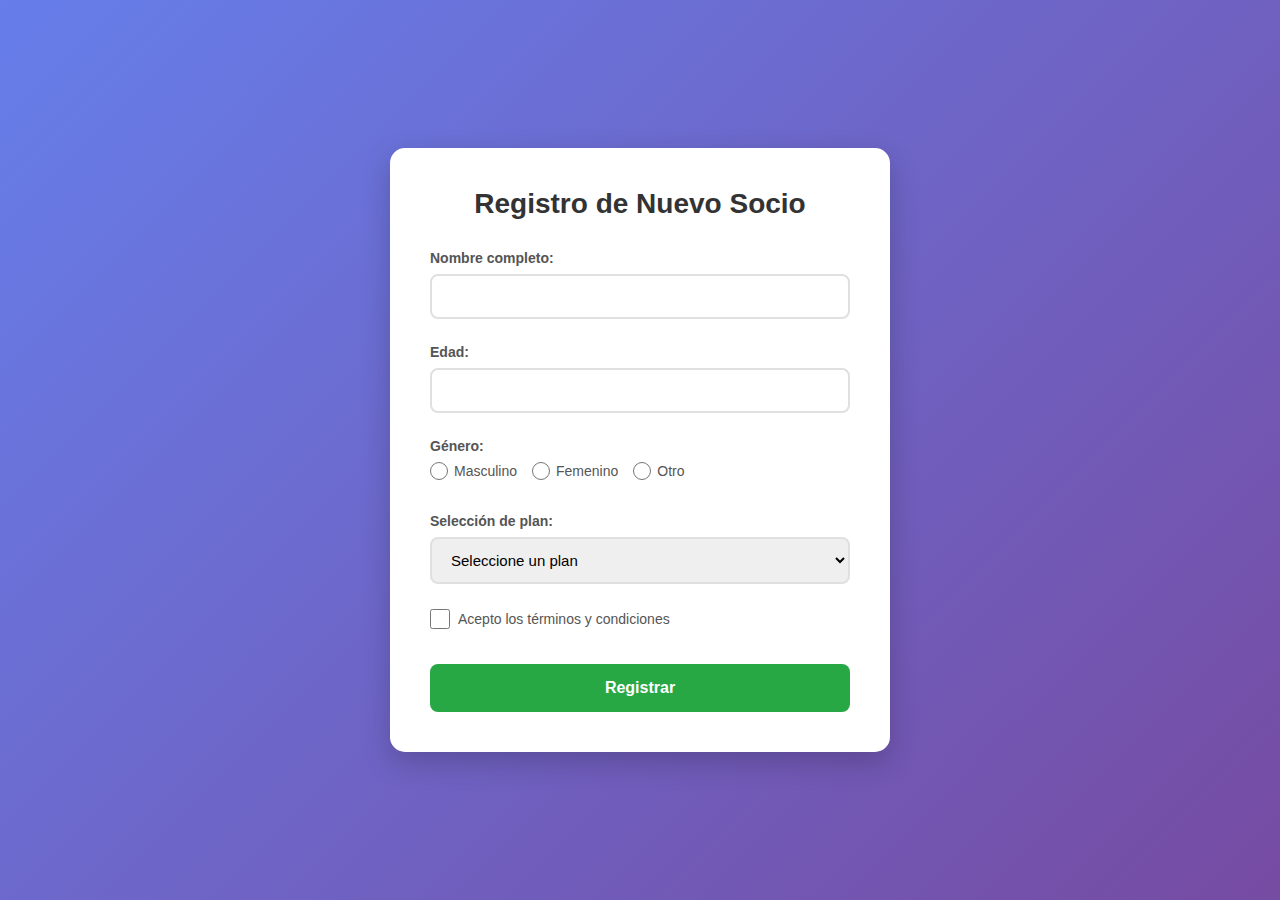
<file: 1FormGym/index.html>
<!DOCTYPE html>
<html lang="es">
<head>
    <meta charset="UTF-8">
    <meta name="viewport" content="width=device-width, initial-scale=1.0">
    <title>Registro Gimnasio</title>
    <link rel="stylesheet" href="styles.css">
</head>
<body>
    <div class="container">
        <form id="registrationForm" class="registration-form">
            <h2>Registro de Nuevo Socio</h2>

            <div class="form-group">
                <label for="fullName">Nombre completo:</label>
                <input type="text" id="fullName" name="fullName" required>
            </div>

            <div class="form-group">
                <label for="age">Edad:</label>
                <input type="number" id="age" name="age" min="16" required>
                <span class="error-message" id="ageError"></span>
            </div>

            <div class="form-group">
                <label>Género:</label>
                <div class="radio-group">
                    <label class="radio-label">
                        <input type="radio" name="gender" value="masculino" required>
                        Masculino
                    </label>
                    <label class="radio-label">
                        <input type="radio" name="gender" value="femenino">
                        Femenino
                    </label>
                    <label class="radio-label">
                        <input type="radio" name="gender" value="otro">
                        Otro
                    </label>
                </div>
            </div>

            <div class="form-group">
                <label for="plan">Selección de plan:</label>
                <select id="plan" name="plan" required>
                    <option value="">Seleccione un plan</option>
                    <option value="mensual">Mensual</option>
                    <option value="trimestral">Trimestral</option>
                    <option value="anual">Anual</option>
                </select>
            </div>

            <div class="form-group checkbox-group">
                <label class="checkbox-label">
                    <input type="checkbox" id="terms" name="terms" required>
                    Acepto los términos y condiciones
                </label>
            </div>

            <button type="submit" class="submit-button">Registrar</button>
        </form>

        <div id="successMessage" class="success-message hidden">
            ¡Registro exitoso! Bienvenido al gimnasio.
        </div>
    </div>

    <script src="script.js"></script>
</body>
</html>
</file>
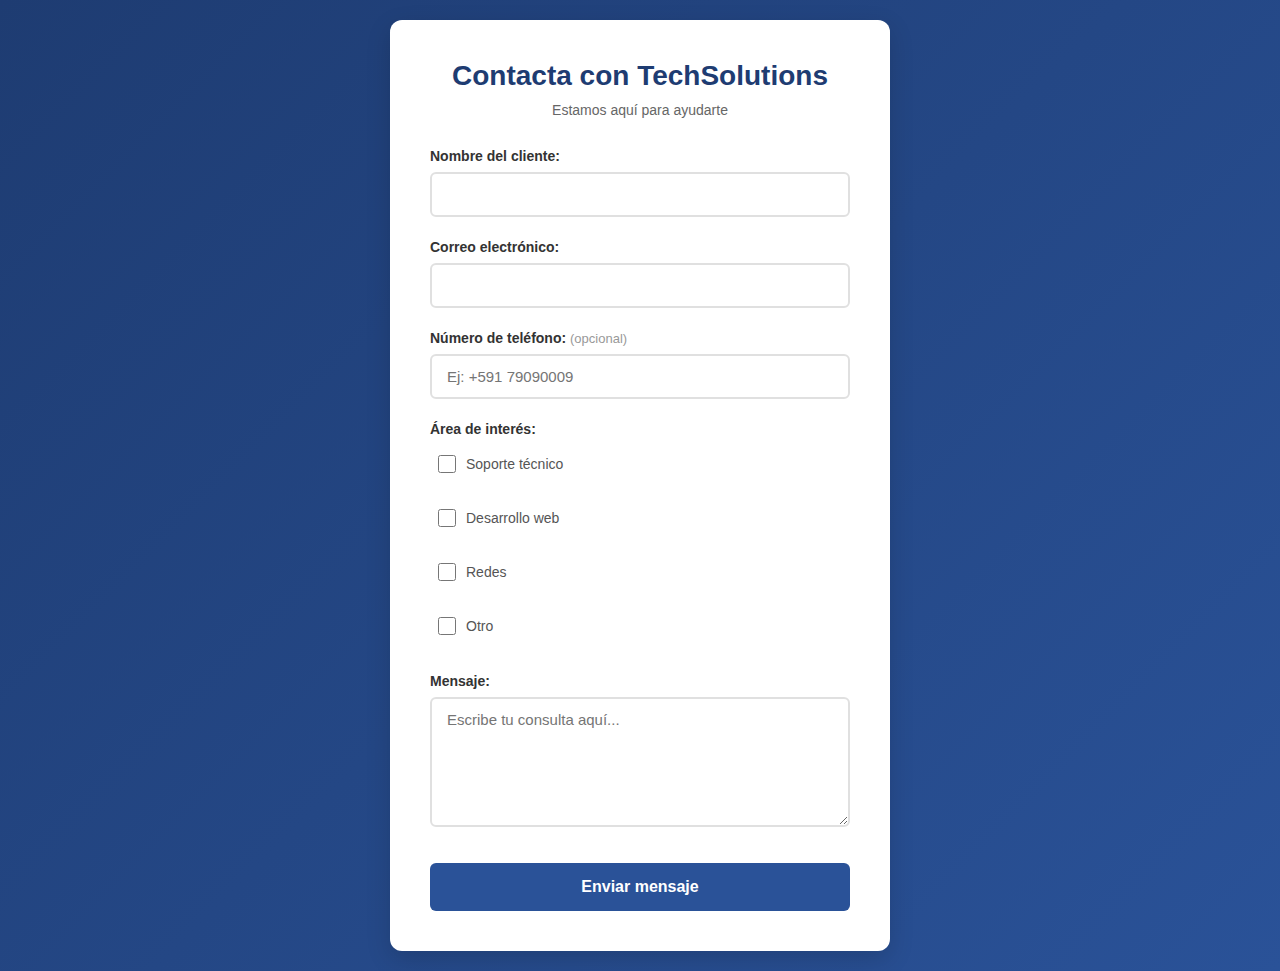
<file: 2EmpTecn/index.html>
<!DOCTYPE html>
<html lang="es">
<head>
    <meta charset="UTF-8">
    <meta name="viewport" content="width=device-width, initial-scale=1.0">
    <title>TechSolutions - Formulario de Contacto</title>
    <link rel="stylesheet" href="styles.css">
</head>
<body>
    <div class="container">
        <form id="contactForm" class="contact-form">
            <h2>Contacta con TechSolutions</h2>
            <p class="subtitle">Estamos aquí para ayudarte</p>

            <div class="form-group">
                <label for="clientName">Nombre del cliente:</label>
                <input type="text" id="clientName" name="clientName" required>
            </div>

            <div class="form-group">
                <label for="email">Correo electrónico:</label>
                <input type="email" id="email" name="email" required>
                <span class="error-message" id="emailError"></span>
            </div>

            <div class="form-group">
                <label for="phone">Número de teléfono: <span class="optional">(opcional)</span></label>
                <input type="tel" id="phone" name="phone" placeholder="Ej: +591 79090009">
            </div>

            <div class="form-group">
                <label>Área de interés:</label>
                <div class="checkbox-group">
                    <label class="checkbox-label">
                        <input type="checkbox" name="interest" value="soporte-tecnico">
                        Soporte técnico
                    </label>
                    <label class="checkbox-label">
                        <input type="checkbox" name="interest" value="desarrollo-web">
                        Desarrollo web
                    </label>
                    <label class="checkbox-label">
                        <input type="checkbox" name="interest" value="redes">
                        Redes
                    </label>
                    <label class="checkbox-label">
                        <input type="checkbox" name="interest" value="otro">
                        Otro
                    </label>
                </div>
                <span class="error-message" id="interestError"></span>
            </div>

            <div class="form-group">
                <label for="message">Mensaje:</label>
                <textarea id="message" name="message" rows="6" required placeholder="Escribe tu consulta aquí..."></textarea>
            </div>

            <button type="submit" class="submit-button">Enviar mensaje</button>
        </form>

        <div id="successMessage" class="success-message hidden">
            <h3>¡Mensaje enviado con éxito!</h3>
            <p>Nos pondremos en contacto contigo pronto.</p>
        </div>
    </div>

    <script src="script.js"></script>
</body>
</html>
</file>
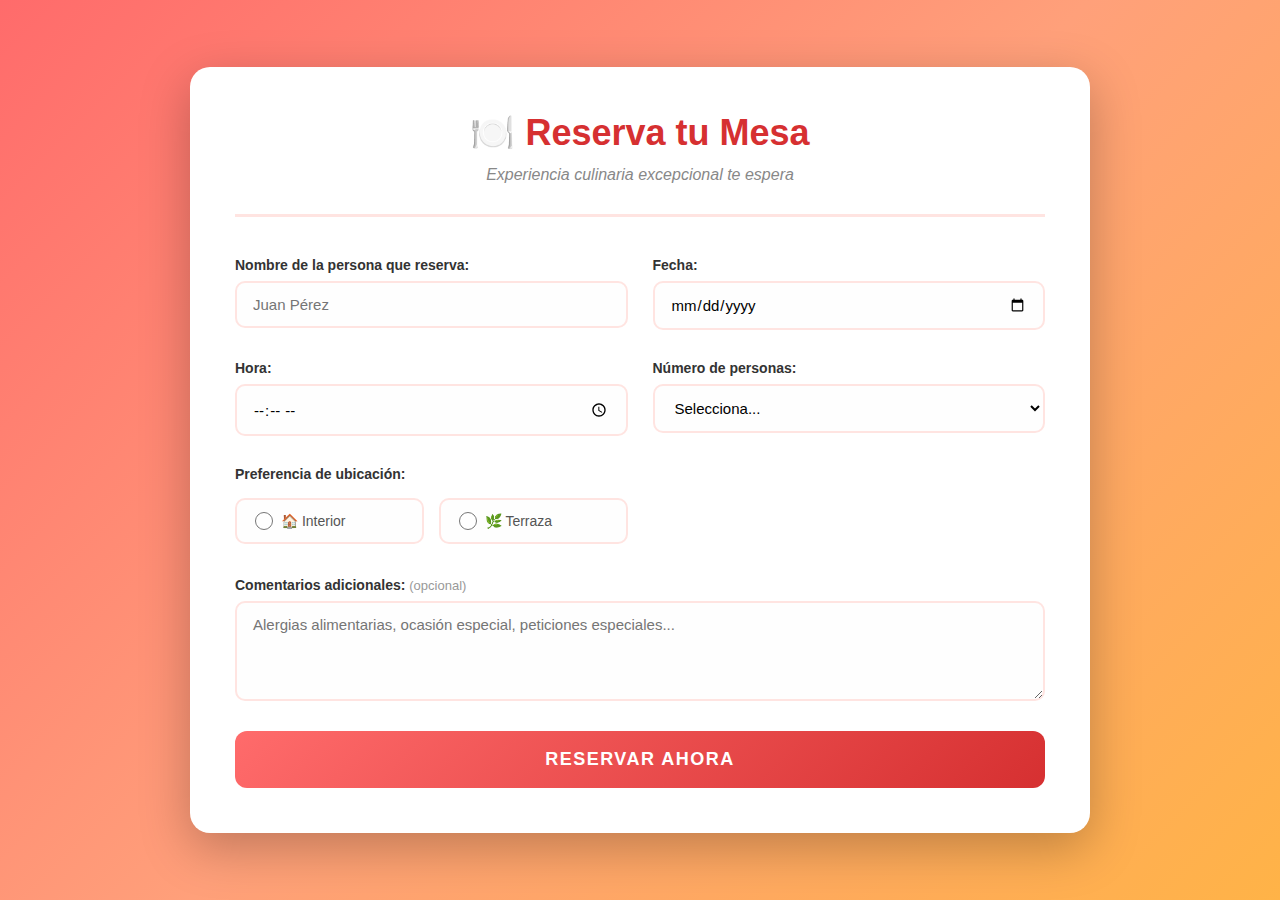
<file: 3ResRest/index.html>
<!DOCTYPE html>
<html lang="es">
<head>
    <meta charset="UTF-8">
    <meta name="viewport" content="width=device-width, initial-scale=1.0">
    <title>Reserva tu Mesa - Restaurante</title>
    <link rel="stylesheet" href="styles.css">
</head>
<body>
    <div class="container">
        <form id="reservationForm" class="reservation-form">
            <div class="form-header">
                <h2>🍽️ Reserva tu Mesa</h2>
                <p class="subtitle">Experiencia culinaria excepcional te espera</p>
            </div>

            <div class="form-grid">
                <div class="form-group">
                    <label for="customerName">Nombre de la persona que reserva:</label>
                    <input type="text" id="customerName" name="customerName" placeholder="Juan Pérez" required>
                </div>

                <div class="form-group">
                    <label for="date">Fecha:</label>
                    <input type="date" id="date" name="date" required>
                    <span class="error-message" id="dateError"></span>
                </div>

                <div class="form-group">
                    <label for="time">Hora:</label>
                    <input type="time" id="time" name="time" required>
                    <span class="error-message" id="timeError"></span>
                </div>

                <div class="form-group">
                    <label for="numberOfPeople">Número de personas:</label>
                    <select id="numberOfPeople" name="numberOfPeople" required>
                        <option value="">Selecciona...</option>
                        <option value="1">1 persona</option>
                        <option value="2">2 personas</option>
                        <option value="3">3 personas</option>
                        <option value="4">4 personas</option>
                        <option value="5">5 personas</option>
                        <option value="6">6 personas</option>
                        <option value="7">7 personas</option>
                        <option value="8">8 personas</option>
                        <option value="9">9 personas</option>
                        <option value="10">10 personas</option>
                    </select>
                </div>

                <div class="form-group">
                    <label>Preferencia de ubicación:</label>
                    <div class="radio-group">
                        <label class="radio-label">
                            <input type="radio" name="location" value="interior" required>
                            <span class="radio-text">🏠 Interior</span>
                        </label>
                        <label class="radio-label">
                            <input type="radio" name="location" value="terraza">
                            <span class="radio-text">🌿 Terraza</span>
                        </label>
                    </div>
                </div>

                <div class="form-group full-width">
                    <label for="comments">Comentarios adicionales: <span class="optional">(opcional)</span></label>
                    <textarea id="comments" name="comments" rows="4" placeholder="Alergias alimentarias, ocasión especial, peticiones especiales..."></textarea>
                </div>
            </div>

            <button type="submit" class="submit-button">Reservar ahora</button>
        </form>

        <div id="successMessage" class="success-message hidden">
            <div class="success-icon">✓</div>
            <h3>¡Reserva Confirmada!</h3>
            <div id="reservationDetails" class="reservation-details"></div>
            <p class="success-note">Nos vemos pronto. ¡Buen provecho!</p>
        </div>
    </div>

    <script src="script.js"></script>
</body>
</html>
</file>
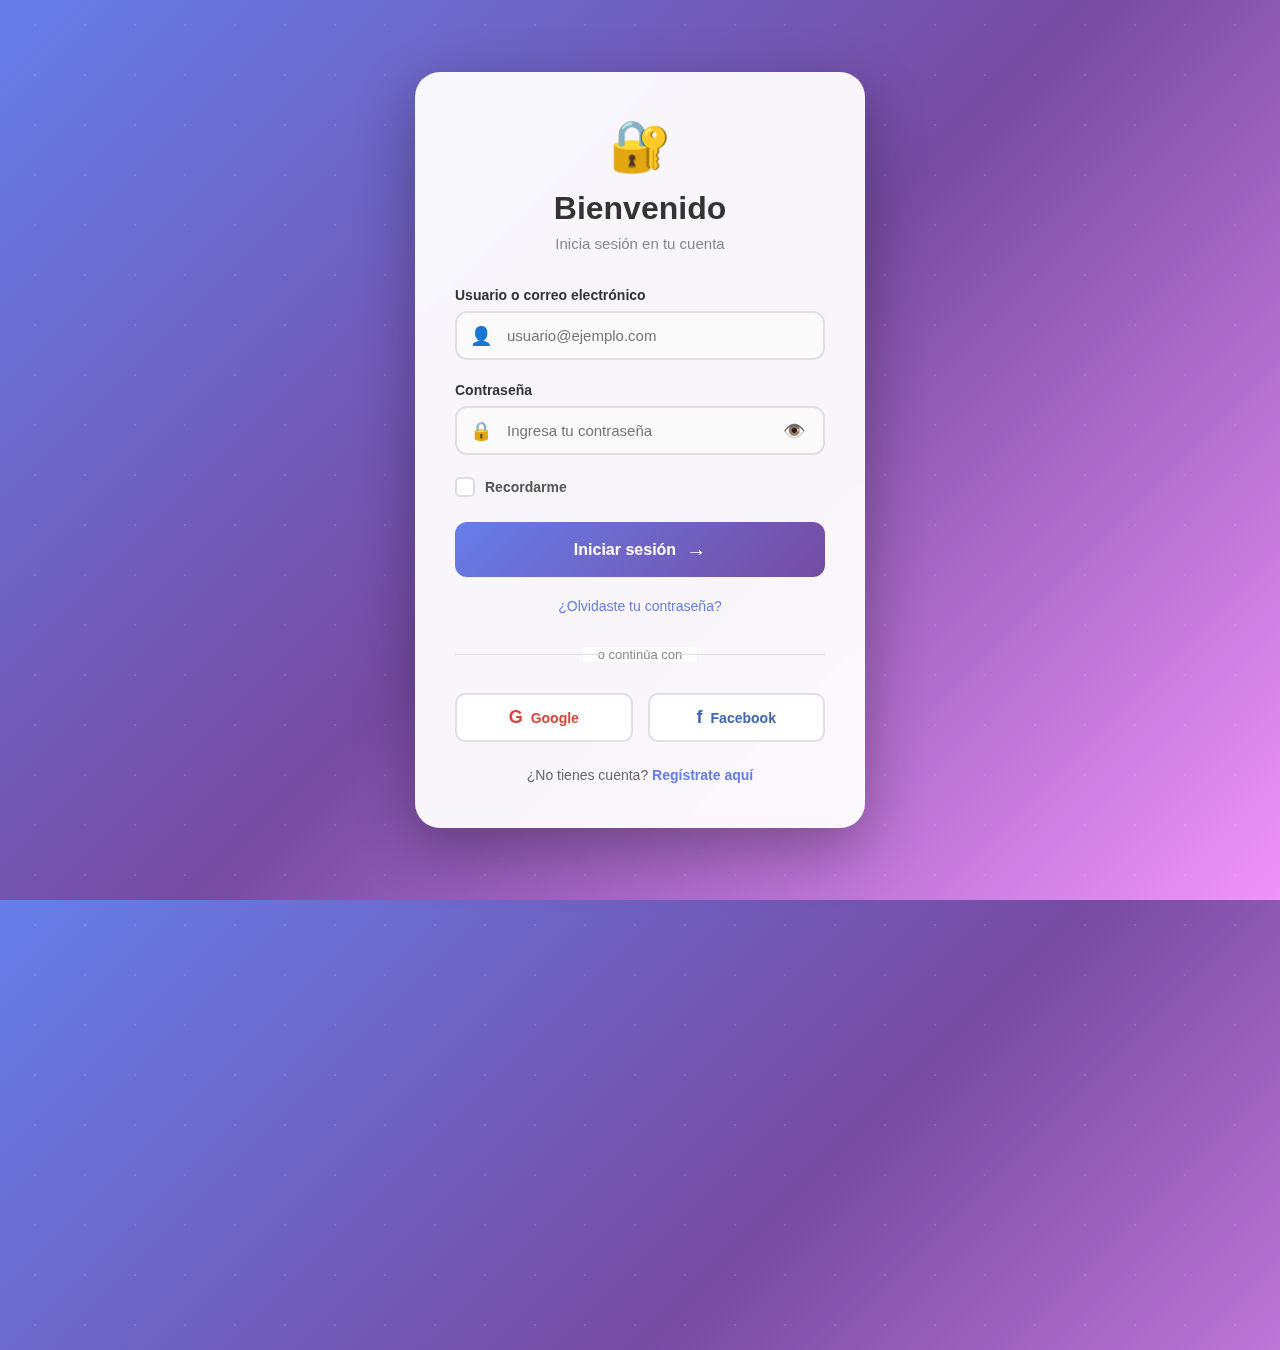
<file: 4LogMod/index.html>
<!DOCTYPE html>
<html lang="es">
<head>
    <meta charset="UTF-8">
    <meta name="viewport" content="width=device-width, initial-scale=1.0">
    <title>Inicio de Sesión</title>
    <link rel="stylesheet" href="styles.css">
</head>
<body>
    <div class="login-container">
        <div class="login-box">
            <div class="login-header">
                <div class="logo">🔐</div>
                <h2>Bienvenido</h2>
                <p class="subtitle">Inicia sesión en tu cuenta</p>
            </div>

            <form id="loginForm" class="login-form">
                <div class="form-group">
                    <label for="email">Usuario o correo electrónico</label>
                    <div class="input-wrapper">
                        <span class="input-icon">👤</span>
                        <input 
                            type="text" 
                            id="email" 
                            name="email" 
                            placeholder="usuario@ejemplo.com"
                            required
                        >
                    </div>
                    <span class="error-message" id="emailError"></span>
                </div>

                <div class="form-group">
                    <label for="password">Contraseña</label>
                    <div class="input-wrapper">
                        <span class="input-icon">🔒</span>
                        <input 
                            type="password" 
                            id="password" 
                            name="password" 
                            placeholder="Ingresa tu contraseña"
                            required
                        >
                        <button type="button" class="toggle-password" id="togglePassword">
                            <span id="eyeIcon">👁️</span>
                        </button>
                    </div>
                    <span class="error-message" id="passwordError"></span>
                </div>

                <div class="form-options">
                    <label class="checkbox-label">
                        <input type="checkbox" id="rememberMe" name="rememberMe">
                        <span class="checkbox-custom"></span>
                        <span class="checkbox-text">Recordarme</span>
                    </label>
                </div>

                <button type="submit" class="submit-button">
                    <span>Iniciar sesión</span>
                    <span class="button-icon">→</span>
                </button>

                <div class="forgot-password">
                    <a href="#" id="forgotPasswordLink">¿Olvidaste tu contraseña?</a>
                </div>
            </form>

            <div class="divider">
                <span>o continúa con</span>
            </div>

            <div class="social-login">
                <button class="social-button google">
                    <span class="social-icon">G</span>
                    Google
                </button>
                <button class="social-button facebook">
                    <span class="social-icon">f</span>
                    Facebook
                </button>
            </div>

            <div class="signup-link">
                ¿No tienes cuenta? <a href="#">Regístrate aquí</a>
            </div>
        </div>

        <div id="successMessage" class="success-message hidden">
            <div class="success-content">
                <div class="success-icon">✓</div>
                <h3>¡Inicio de sesión exitoso!</h3>
                <p>Redirigiendo al panel de control...</p>
            </div>
        </div>
    </div>

    <script src="script.js"></script>
</body>
</html>
</file>
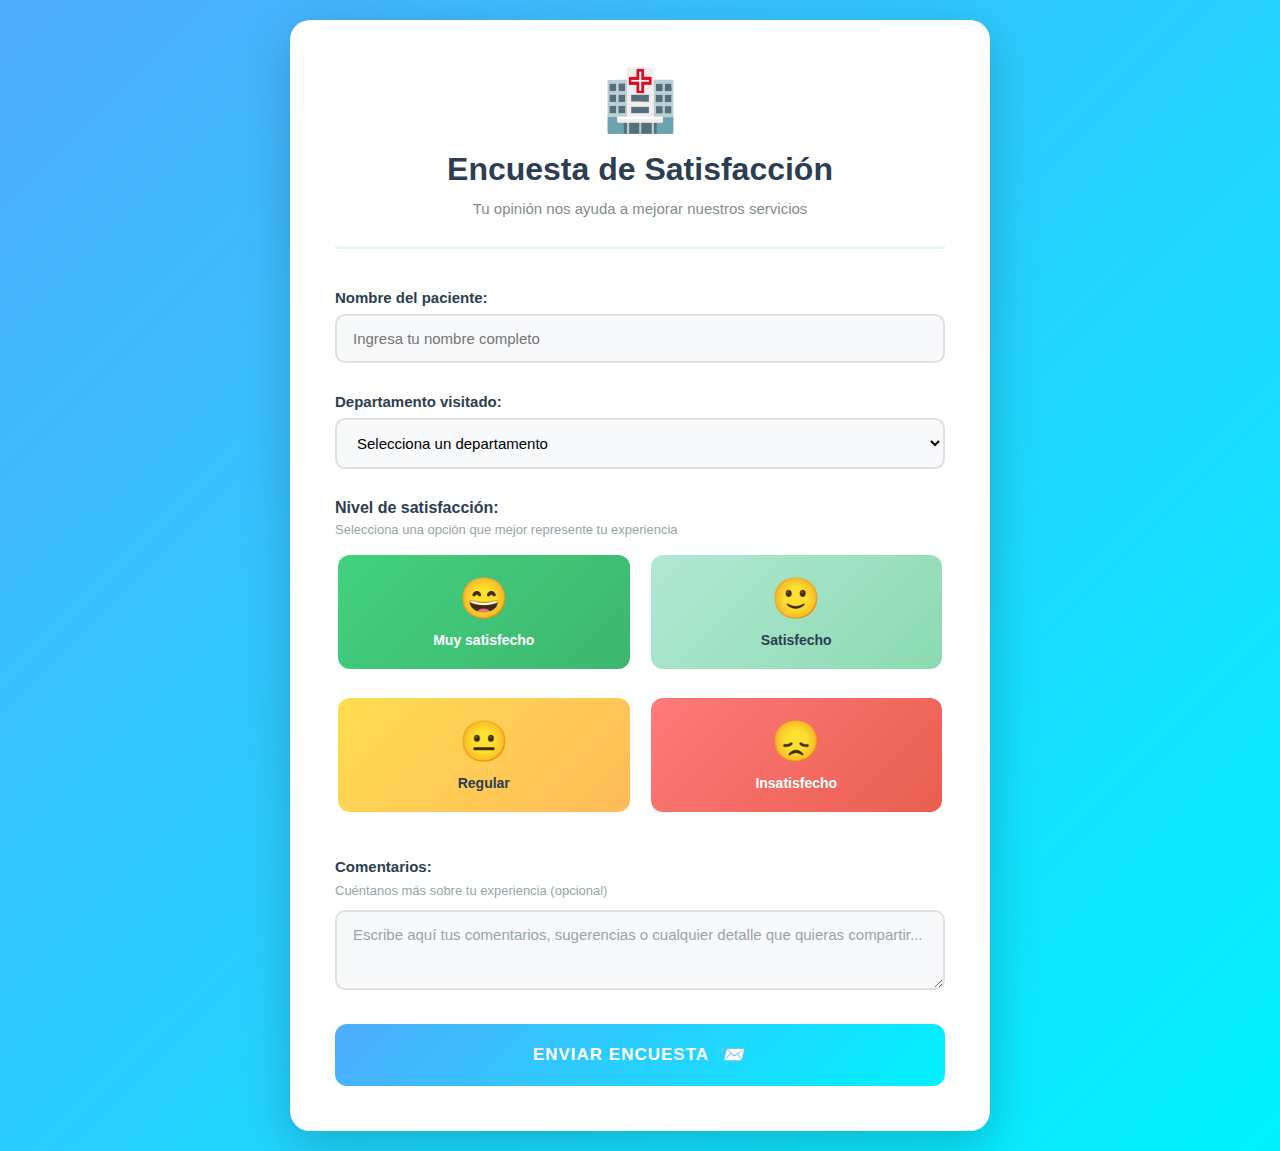
<file: 5EncSats/index.html>
<!DOCTYPE html>
<html lang="es">
<head>
    <meta charset="UTF-8">
    <meta name="viewport" content="width=device-width, initial-scale=1.0">
    <title>Encuesta de Satisfacción - Hospital</title>
    <link rel="stylesheet" href="styles.css">
</head>
<body>
    <div class="container">
        <form id="surveyForm" class="survey-form">
            <div class="form-header">
                <div class="hospital-icon">🏥</div>
                <h2>Encuesta de Satisfacción</h2>
                <p class="subtitle">Tu opinión nos ayuda a mejorar nuestros servicios</p>
            </div>

            <div class="form-group">
                <label for="patientName">Nombre del paciente:</label>
                <input 
                    type="text" 
                    id="patientName" 
                    name="patientName" 
                    placeholder="Ingresa tu nombre completo"
                    required
                >
            </div>

            <div class="form-group">
                <label for="department">Departamento visitado:</label>
                <select id="department" name="department" required>
                    <option value="">Selecciona un departamento</option>
                    <option value="pediatria">👶 Pediatría</option>
                    <option value="cirugia">🔬 Cirugía</option>
                    <option value="traumatologia">🦴 Traumatología</option>
                    <option value="cardiologia">❤️ Cardiología</option>
                </select>
            </div>

            <div class="form-group satisfaction-group">
                <label class="main-label">Nivel de satisfacción:</label>
                <p class="helper-text">Selecciona una opción que mejor represente tu experiencia</p>
                
                <div class="satisfaction-options">
                    <input 
                        type="radio" 
                        id="verySatisfied" 
                        name="satisfaction" 
                        value="muy-satisfecho" 
                        required
                    >
                    <label for="verySatisfied" class="satisfaction-button very-satisfied">
                        <span class="emoji">😄</span>
                        <span class="text">Muy satisfecho</span>
                    </label>

                    <input 
                        type="radio" 
                        id="satisfied" 
                        name="satisfaction" 
                        value="satisfecho"
                    >
                    <label for="satisfied" class="satisfaction-button satisfied">
                        <span class="emoji">🙂</span>
                        <span class="text">Satisfecho</span>
                    </label>

                    <input 
                        type="radio" 
                        id="regular" 
                        name="satisfaction" 
                        value="regular"
                    >
                    <label for="regular" class="satisfaction-button regular">
                        <span class="emoji">😐</span>
                        <span class="text">Regular</span>
                    </label>

                    <input 
                        type="radio" 
                        id="unsatisfied" 
                        name="satisfaction" 
                        value="insatisfecho"
                    >
                    <label for="unsatisfied" class="satisfaction-button unsatisfied">
                        <span class="emoji">😞</span>
                        <span class="text">Insatisfecho</span>
                    </label>
                </div>
                <span class="error-message" id="satisfactionError"></span>
            </div>

            <div class="form-group">
                <label for="comments">Comentarios:</label>
                <p class="helper-text">Cuéntanos más sobre tu experiencia (opcional)</p>
                <textarea 
                    id="comments" 
                    name="comments" 
                    placeholder="Escribe aquí tus comentarios, sugerencias o cualquier detalle que quieras compartir..."
                ></textarea>
            </div>

            <button type="submit" class="submit-button">
                <span>Enviar encuesta</span>
                <span class="button-icon">📨</span>
            </button>
        </form>

        <div id="successMessage" class="success-message hidden">
            <div class="success-content">
                <div class="success-icon">✓</div>
                <h3>¡Gracias por tu opinión!</h3>
                <div id="surveyResults" class="survey-results"></div>
                <p class="success-note">Tu feedback es muy valioso para nosotros</p>
            </div>
        </div>
    </div>

    <script src="script.js"></script>
</body>
</html>
</file>
<file: 1FormGym/styles.css>
* {
    margin: 0;
    padding: 0;
    box-sizing: border-box;
}

body {
    font-family: 'Segoe UI', Tahoma, Geneva, Verdana, sans-serif;
    background: linear-gradient(135deg, #667eea 0%, #764ba2 100%);
    min-height: 100vh;
    display: flex;
    justify-content: center;
    align-items: center;
    padding: 20px;
}

.container {
    width: 100%;
    max-width: 500px;
}

.registration-form {
    background: white;
    padding: 40px;
    border-radius: 15px;
    box-shadow: 0 10px 30px rgba(0, 0, 0, 0.2);
}

h2 {
    text-align: center;
    color: #333;
    margin-bottom: 30px;
    font-size: 28px;
}

.form-group {
    margin-bottom: 25px;
}

label {
    display: block;
    margin-bottom: 8px;
    color: #555;
    font-weight: 600;
    font-size: 14px;
}

input[type="text"],
input[type="number"],
select {
    width: 100%;
    padding: 12px 15px;
    border: 2px solid #e0e0e0;
    border-radius: 8px;
    font-size: 15px;
    transition: all 0.3s ease;
}

input[type="text"]:focus,
input[type="number"]:focus,
select:focus {
    outline: none;
    border-color: #667eea;
    box-shadow: 0 0 0 3px rgba(102, 126, 234, 0.1);
}

.radio-group {
    display: flex;
    gap: 15px;
    flex-wrap: wrap;
}

.radio-label {
    display: flex;
    align-items: center;
    cursor: pointer;
    font-weight: normal;
}

input[type="radio"] {
    margin-right: 6px;
    cursor: pointer;
    width: 18px;
    height: 18px;
}

.checkbox-group {
    margin-top: 20px;
}

.checkbox-label {
    display: flex;
    align-items: center;
    cursor: pointer;
    font-weight: normal;
}

input[type="checkbox"] {
    margin-right: 8px;
    cursor: pointer;
    width: 20px;
    height: 20px;
}

.submit-button {
    width: 100%;
    padding: 15px;
    background: #28a745;
    color: white;
    border: none;
    border-radius: 8px;
    font-size: 16px;
    font-weight: bold;
    cursor: pointer;
    transition: all 0.3s ease;
    margin-top: 10px;
}

.submit-button:hover {
    background: #218838;
    transform: translateY(-2px);
    box-shadow: 0 5px 15px rgba(40, 167, 69, 0.3);
}

.submit-button:active {
    transform: translateY(0);
}

.error-message {
    color: #dc3545;
    font-size: 13px;
    display: block;
    margin-top: 5px;
}

.success-message {
    background: #28a745;
    color: white;
    padding: 20px;
    border-radius: 15px;
    text-align: center;
    font-size: 18px;
    font-weight: bold;
    box-shadow: 0 10px 30px rgba(0, 0, 0, 0.2);
    animation: slideIn 0.5s ease;
}

.hidden {
    display: none;
}

@keyframes slideIn {
    from {
        opacity: 0;
        transform: translateY(-20px);
    }
    to {
        opacity: 1;
        transform: translateY(0);
    }
}

/* Estilos responsivos */
@media (max-width: 600px) {
    .registration-form {
        padding: 30px 20px;
    }
    
    h2 {
        font-size: 24px;
    }
    
    .radio-group {
        flex-direction: column;
        gap: 10px;
    }
}
</file>
<file: 2EmpTecn/styles.css>
* {
    margin: 0;
    padding: 0;
    box-sizing: border-box;
}

body {
    font-family: 'Segoe UI', Tahoma, Geneva, Verdana, sans-serif;
    background: linear-gradient(135deg, #1e3c72 0%, #2a5298 100%);
    min-height: 100vh;
    display: flex;
    justify-content: center;
    align-items: center;
    padding: 20px;
}

.container {
    width: 100%;
    max-width: 500px;
}

.contact-form {
    background: white;
    padding: 40px;
    border-radius: 12px;
    box-shadow: 0 8px 25px rgba(0, 0, 0, 0.15);
}

h2 {
    text-align: center;
    color: #1e3c72;
    margin-bottom: 10px;
    font-size: 28px;
}

.subtitle {
    text-align: center;
    color: #666;
    margin-bottom: 30px;
    font-size: 14px;
}

.form-group {
    margin-bottom: 22px;
}

label {
    display: block;
    margin-bottom: 8px;
    color: #333;
    font-weight: 600;
    font-size: 14px;
}

.optional {
    font-weight: normal;
    color: #999;
    font-size: 13px;
}

input[type="text"],
input[type="email"],
input[type="tel"],
textarea {
    width: 100%;
    max-width: 500px;
    padding: 12px 15px;
    border: 2px solid #e0e0e0;
    border-radius: 6px;
    font-size: 15px;
    font-family: 'Segoe UI', Tahoma, Geneva, Verdana, sans-serif;
    transition: all 0.3s ease;
}

input[type="text"]:focus,
input[type="email"]:focus,
input[type="tel"]:focus,
textarea:focus {
    outline: none;
    border-color: #2a5298;
    box-shadow: 0 0 0 3px rgba(42, 82, 152, 0.1);
}

textarea {
    resize: vertical;
    min-height: 120px;
}

.checkbox-group {
    display: flex;
    flex-direction: column;
    gap: 12px;
    margin-top: 10px;
}

.checkbox-label {
    display: flex;
    align-items: center;
    cursor: pointer;
    font-weight: normal;
    color: #555;
    padding: 8px;
    border-radius: 4px;
    transition: background-color 0.2s ease;
}

.checkbox-label:hover {
    background-color: #f5f5f5;
}

input[type="checkbox"] {
    margin-right: 10px;
    cursor: pointer;
    width: 18px;
    height: 18px;
    accent-color: #2a5298;
}

.submit-button {
    width: 100%;
    max-width: 500px;
    padding: 15px;
    background: #2a5298;
    color: white;
    border: none;
    border-radius: 6px;
    font-size: 16px;
    font-weight: bold;
    cursor: pointer;
    transition: all 0.3s ease;
    margin-top: 10px;
}

.submit-button:hover {
    background: #1e3c72;
    transform: translateY(-2px);
    box-shadow: 0 6px 20px rgba(42, 82, 152, 0.4);
}

.submit-button:active {
    transform: translateY(0);
}

.error-message {
    color: #e74c3c;
    font-size: 13px;
    display: block;
    margin-top: 5px;
    font-weight: normal;
}

.success-message {
    background: white;
    padding: 40px;
    border-radius: 12px;
    text-align: center;
    box-shadow: 0 8px 25px rgba(0, 0, 0, 0.15);
    animation: slideIn 0.5s ease;
}

.success-message h3 {
    color: #27ae60;
    margin-bottom: 15px;
    font-size: 24px;
}

.success-message p {
    color: #666;
    font-size: 16px;
}

.hidden {
    display: none;
}

@keyframes slideIn {
    from {
        opacity: 0;
        transform: scale(0.9);
    }
    to {
        opacity: 1;
        transform: scale(1);
    }
}

/* Estilos responsivos */
@media (max-width: 600px) {
    .contact-form {
        padding: 30px 20px;
    }
    
    h2 {
        font-size: 24px;
    }
    
    .subtitle {
        font-size: 13px;
    }
}
</file>
<file: 3ResRest/styles.css>
* {
    margin: 0;
    padding: 0;
    box-sizing: border-box;
}

body {
    font-family: 'Segoe UI', Tahoma, Geneva, Verdana, sans-serif;
    background: linear-gradient(135deg, #ff6b6b 0%, #ffa07a 50%, #ffb347 100%);
    min-height: 100vh;
    display: flex;
    justify-content: center;
    align-items: center;
    padding: 20px;
}

.container {
    width: 100%;
    max-width: 900px;
}

.reservation-form {
    background: white;
    padding: 45px;
    border-radius: 20px;
    box-shadow: 0 15px 50px rgba(0, 0, 0, 0.25);
}

.form-header {
    text-align: center;
    margin-bottom: 40px;
    padding-bottom: 30px;
    border-bottom: 3px solid #ffe4e1;
}

h2 {
    color: #d63031;
    margin-bottom: 12px;
    font-size: 36px;
    font-weight: 700;
}

.subtitle {
    color: #888;
    font-size: 16px;
    font-style: italic;
}

/* GRID DE DOS COLUMNAS PARA PANTALLAS GRANDES */
.form-grid {
    display: grid;
    grid-template-columns: 1fr 1fr;
    gap: 25px;
    margin-bottom: 30px;
}

.form-group {
    display: flex;
    flex-direction: column;
}

/* Hacer que algunos campos ocupen el ancho completo */
.form-group.full-width {
    grid-column: 1 / -1;
}

label {
    margin-bottom: 8px;
    color: #333;
    font-weight: 600;
    font-size: 14px;
}

.optional {
    font-weight: normal;
    color: #999;
    font-size: 13px;
}

input[type="text"],
input[type="date"],
input[type="time"],
select,
textarea {
    width: 100%;
    padding: 13px 16px;
    border: 2px solid #ffe4e1;
    border-radius: 10px;
    font-size: 15px;
    font-family: 'Segoe UI', Tahoma, Geneva, Verdana, sans-serif;
    transition: all 0.3s ease;
    background-color: #fefefe;
}

input[type="text"]:focus,
input[type="date"]:focus,
input[type="time"]:focus,
select:focus,
textarea:focus {
    outline: none;
    border-color: #ff6b6b;
    box-shadow: 0 0 0 4px rgba(255, 107, 107, 0.1);
    background-color: white;
}

textarea {
    resize: vertical;
    min-height: 100px;
}

.radio-group {
    display: flex;
    gap: 15px;
    margin-top: 8px;
}

.radio-label {
    display: flex;
    align-items: center;
    cursor: pointer;
    padding: 12px 18px;
    border: 2px solid #ffe4e1;
    border-radius: 10px;
    transition: all 0.3s ease;
    flex: 1;
    background-color: #fefefe;
}

.radio-label:hover {
    border-color: #ff6b6b;
    background-color: #fff5f5;
    transform: translateY(-2px);
}

input[type="radio"] {
    margin-right: 8px;
    cursor: pointer;
    width: 18px;
    height: 18px;
    accent-color: #ff6b6b;
}

input[type="radio"]:checked + .radio-text {
    font-weight: 600;
    color: #d63031;
}

.radio-label:has(input[type="radio"]:checked) {
    border-color: #ff6b6b;
    background-color: #fff5f5;
    box-shadow: 0 4px 12px rgba(255, 107, 107, 0.2);
}

.radio-text {
    font-weight: normal;
    color: #555;
}

.submit-button {
    width: 100%;
    padding: 18px;
    background: linear-gradient(135deg, #ff6b6b 0%, #d63031 100%);
    color: white;
    border: none;
    border-radius: 12px;
    font-size: 18px;
    font-weight: bold;
    cursor: pointer;
    transition: all 0.3s ease;
    text-transform: uppercase;
    letter-spacing: 1.5px;
}

.submit-button:hover {
    transform: translateY(-3px);
    box-shadow: 0 10px 30px rgba(255, 107, 107, 0.5);
    background: linear-gradient(135deg, #d63031 0%, #b71c1c 100%);
}

.submit-button:active {
    transform: translateY(0);
}

.error-message {
    color: #e74c3c;
    font-size: 12px;
    margin-top: 5px;
    font-weight: normal;
}

.success-message {
    background: white;
    padding: 50px 40px;
    border-radius: 20px;
    text-align: center;
    box-shadow: 0 15px 50px rgba(0, 0, 0, 0.25);
    animation: slideIn 0.6s ease;
}

.success-icon {
    width: 80px;
    height: 80px;
    background: #27ae60;
    color: white;
    border-radius: 50%;
    display: flex;
    align-items: center;
    justify-content: center;
    font-size: 45px;
    margin: 0 auto 25px;
    animation: scaleIn 0.5s ease 0.2s both;
}

.success-message h3 {
    color: #27ae60;
    margin-bottom: 25px;
    font-size: 28px;
}

.reservation-details {
    background: #f8f9fa;
    padding: 25px;
    border-radius: 12px;
    margin: 25px 0;
    text-align: left;
    border-left: 5px solid #ff6b6b;
}

.reservation-details p {
    margin: 10px 0;
    color: #555;
    font-size: 15px;
    line-height: 1.6;
}

.reservation-details strong {
    color: #333;
    font-weight: 600;
}

.success-note {
    color: #999;
    font-size: 15px;
    margin-top: 20px;
    font-style: italic;
}

.hidden {
    display: none;
}

@keyframes slideIn {
    from {
        opacity: 0;
        transform: translateY(-40px);
    }
    to {
        opacity: 1;
        transform: translateY(0);
    }
}

@keyframes scaleIn {
    from {
        transform: scale(0);
        opacity: 0;
    }
    to {
        transform: scale(1);
        opacity: 1;
    }
}

/* ============================================ */
/* MEDIA QUERIES - RESPONSIVE DESIGN */
/* ============================================ */

/* Tablets y pantallas medianas (768px o menos) */
@media (max-width: 768px) {
    .form-grid {
        grid-template-columns: 1fr;
        gap: 20px;
    }
    
    .form-group.full-width {
        grid-column: 1;
    }
    
    .reservation-form {
        padding: 35px 25px;
    }
    
    h2 {
        font-size: 30px;
    }
}

/* Móviles (600px o menos) */
@media (max-width: 600px) {
    body {
        padding: 15px;
    }
    
    .reservation-form {
        padding: 30px 20px;
    }
    
    h2 {
        font-size: 26px;
    }
    
    .subtitle {
        font-size: 14px;
    }
    
    .form-grid {
        gap: 18px;
        margin-bottom: 25px;
    }
    
    .radio-group {
        flex-direction: column;
        gap: 12px;
    }
    
    .submit-button {
        padding: 16px;
        font-size: 16px;
    }
    
    .success-message {
        padding: 40px 25px;
    }
    
    .success-icon {
        width: 70px;
        height: 70px;
        font-size: 38px;
    }
    
    .success-message h3 {
        font-size: 24px;
    }
    
    .reservation-details {
        padding: 20px;
    }
}

/* Pantallas muy pequeñas (400px o menos) */
@media (max-width: 400px) {
    .reservation-form {
        padding: 25px 15px;
    }
    
    h2 {
        font-size: 24px;
    }
    
    input[type="text"],
    input[type="date"],
    input[type="time"],
    select,
    textarea {
        padding: 11px 14px;
        font-size: 14px;
    }
    
    .radio-label {
        padding: 10px 15px;
    }
}
</file>
<file: 4LogMod/styles.css>
* {
    margin: 0;
    padding: 0;
    box-sizing: border-box;
}

body {
    font-family: 'Segoe UI', Tahoma, Geneva, Verdana, sans-serif;
    /* Fondo con degradado moderno */
    background: linear-gradient(135deg, #667eea 0%, #764ba2 50%, #f093fb 100%);
    min-height: 100vh;
    /* Centrado vertical y horizontal */
    display: flex;
    justify-content: center;
    align-items: center;
    padding: 20px;
    position: relative;
    overflow: hidden;
}

/* Efecto de fondo animado opcional */
body::before {
    content: '';
    position: absolute;
    width: 200%;
    height: 200%;
    background: radial-gradient(circle, rgba(255,255,255,0.1) 1px, transparent 1px);
    background-size: 50px 50px;
    animation: backgroundMove 20s linear infinite;
    z-index: 0;
}

@keyframes backgroundMove {
    0% {
        transform: translate(0, 0);
    }
    100% {
        transform: translate(50px, 50px);
    }
}

.login-container {
    position: relative;
    z-index: 1;
    width: 100%;
    max-width: 450px;
}

.login-box {
    background: rgba(255, 255, 255, 0.95);
    backdrop-filter: blur(10px);
    padding: 45px 40px;
    border-radius: 25px;
    box-shadow: 0 20px 60px rgba(0, 0, 0, 0.3);
    animation: fadeInUp 0.6s ease;
}

@keyframes fadeInUp {
    from {
        opacity: 0;
        transform: translateY(30px);
    }
    to {
        opacity: 1;
        transform: translateY(0);
    }
}

.login-header {
    text-align: center;
    margin-bottom: 35px;
}

.logo {
    font-size: 50px;
    margin-bottom: 15px;
    animation: float 3s ease-in-out infinite;
}

@keyframes float {
    0%, 100% {
        transform: translateY(0);
    }
    50% {
        transform: translateY(-10px);
    }
}

h2 {
    color: #333;
    font-size: 32px;
    font-weight: 700;
    margin-bottom: 8px;
}

.subtitle {
    color: #888;
    font-size: 15px;
}

.login-form {
    margin-bottom: 25px;
}

.form-group {
    margin-bottom: 22px;
}

label {
    display: block;
    margin-bottom: 8px;
    color: #333;
    font-weight: 600;
    font-size: 14px;
}

.input-wrapper {
    position: relative;
    display: flex;
    align-items: center;
}

.input-icon {
    position: absolute;
    left: 15px;
    font-size: 18px;
    pointer-events: none;
    z-index: 1;
}

input[type="text"],
input[type="password"] {
    width: 100%;
    padding: 14px 50px 14px 50px;
    border: 2px solid #e0e0e0;
    border-radius: 12px;
    font-size: 15px;
    transition: all 0.3s ease;
    background-color: #fafafa;
}

input[type="text"]:focus,
input[type="password"]:focus {
    outline: none;
    border-color: #667eea;
    box-shadow: 0 0 0 4px rgba(102, 126, 234, 0.1);
    background-color: white;
}

.toggle-password {
    position: absolute;
    right: 15px;
    background: none;
    border: none;
    cursor: pointer;
    font-size: 18px;
    padding: 5px;
    transition: transform 0.2s ease;
}

.toggle-password:hover {
    transform: scale(1.2);
}

.form-options {
    margin-bottom: 25px;
}

.checkbox-label {
    display: flex;
    align-items: center;
    cursor: pointer;
    user-select: none;
}

input[type="checkbox"] {
    display: none;
}

.checkbox-custom {
    width: 20px;
    height: 20px;
    border: 2px solid #ddd;
    border-radius: 5px;
    margin-right: 10px;
    position: relative;
    transition: all 0.3s ease;
    background-color: white;
}

input[type="checkbox"]:checked + .checkbox-custom {
    background: linear-gradient(135deg, #667eea 0%, #764ba2 100%);
    border-color: #667eea;
}

input[type="checkbox"]:checked + .checkbox-custom::after {
    content: '✓';
    position: absolute;
    color: white;
    font-size: 14px;
    font-weight: bold;
    top: 50%;
    left: 50%;
    transform: translate(-50%, -50%);
}

.checkbox-text {
    color: #555;
    font-size: 14px;
}

/* BOTÓN CON DEGRADADO Y ANIMACIÓN HOVER */
.submit-button {
    width: 100%;
    padding: 16px;
    background: linear-gradient(135deg, #667eea 0%, #764ba2 100%);
    color: white;
    border: none;
    border-radius: 12px;
    font-size: 16px;
    font-weight: bold;
    cursor: pointer;
    transition: all 0.4s ease;
    display: flex;
    align-items: center;
    justify-content: center;
    gap: 10px;
    position: relative;
    overflow: hidden;
}

.submit-button::before {
    content: '';
    position: absolute;
    top: 0;
    left: -100%;
    width: 100%;
    height: 100%;
    background: linear-gradient(135deg, #764ba2 0%, #f093fb 100%);
    transition: left 0.4s ease;
}

.submit-button:hover::before {
    left: 0;
}

.submit-button span {
    position: relative;
    z-index: 1;
}

.submit-button:hover {
    transform: translateY(-3px);
    box-shadow: 0 10px 30px rgba(102, 126, 234, 0.5);
}

.submit-button:active {
    transform: translateY(-1px);
}

.button-icon {
    font-size: 20px;
    transition: transform 0.3s ease;
}

.submit-button:hover .button-icon {
    transform: translateX(5px);
}

.forgot-password {
    text-align: center;
    margin-top: 20px;
}

.forgot-password a {
    color: #667eea;
    text-decoration: none;
    font-size: 14px;
    font-weight: 500;
    transition: color 0.3s ease;
}

.forgot-password a:hover {
    color: #764ba2;
    text-decoration: underline;
}

.divider {
    text-align: center;
    margin: 30px 0;
    position: relative;
}

.divider::before,
.divider::after {
    content: '';
    position: absolute;
    top: 50%;
    width: 40%;
    height: 1px;
    background: #e0e0e0;
}

.divider::before {
    left: 0;
}

.divider::after {
    right: 0;
}

.divider span {
    background: rgba(255, 255, 255, 0.95);
    padding: 0 15px;
    color: #888;
    font-size: 13px;
}

.social-login {
    display: flex;
    gap: 15px;
    margin-bottom: 25px;
}

.social-button {
    flex: 1;
    padding: 12px;
    border: 2px solid #e0e0e0;
    border-radius: 10px;
    background: white;
    cursor: pointer;
    font-size: 14px;
    font-weight: 600;
    display: flex;
    align-items: center;
    justify-content: center;
    gap: 8px;
    transition: all 0.3s ease;
}

.social-button:hover {
    transform: translateY(-2px);
    box-shadow: 0 5px 15px rgba(0, 0, 0, 0.1);
}

.social-button.google {
    color: #db4437;
}

.social-button.google:hover {
    border-color: #db4437;
    background-color: #fff5f5;
}

.social-button.facebook {
    color: #4267B2;
}

.social-button.facebook:hover {
    border-color: #4267B2;
    background-color: #f0f5ff;
}

.social-icon {
    font-size: 18px;
    font-weight: bold;
}

.signup-link {
    text-align: center;
    color: #666;
    font-size: 14px;
}

.signup-link a {
    color: #667eea;
    text-decoration: none;
    font-weight: 600;
    transition: color 0.3s ease;
}

.signup-link a:hover {
    color: #764ba2;
}

.error-message {
    color: #e74c3c;
    font-size: 12px;
    margin-top: 5px;
    display: block;
}

.success-message {
    position: absolute;
    top: 50%;
    left: 50%;
    transform: translate(-50%, -50%);
    background: white;
    padding: 50px;
    border-radius: 25px;
    box-shadow: 0 20px 60px rgba(0, 0, 0, 0.3);
    text-align: center;
    animation: fadeInScale 0.5s ease;
}

@keyframes fadeInScale {
    from {
        opacity: 0;
        transform: translate(-50%, -50%) scale(0.8);
    }
    to {
        opacity: 1;
        transform: translate(-50%, -50%) scale(1);
    }
}

.success-icon {
    width: 80px;
    height: 80px;
    background: linear-gradient(135deg, #27ae60 0%, #2ecc71 100%);
    color: white;
    border-radius: 50%;
    display: flex;
    align-items: center;
    justify-content: center;
    font-size: 45px;
    margin: 0 auto 20px;
    animation: scaleIn 0.5s ease 0.2s both;
}

@keyframes scaleIn {
    from {
        transform: scale(0);
    }
    to {
        transform: scale(1);
    }
}

.success-message h3 {
    color: #27ae60;
    font-size: 26px;
    margin-bottom: 10px;
}

.success-message p {
    color: #888;
    font-size: 15px;
}

.hidden {
    display: none;
}

/* Responsive */
@media (max-width: 600px) {
    .login-box {
        padding: 35px 25px;
    }
    
    h2 {
        font-size: 28px;
    }
    
    .social-login {
        flex-direction: column;
    }
    
    .success-message {
        padding: 40px 30px;
    }
}
</file>
<file: 5EncSats/styles.css>
* {
    margin: 0;
    padding: 0;
    box-sizing: border-box;
}

body {
    font-family: 'Segoe UI', Tahoma, Geneva, Verdana, sans-serif;
    background: linear-gradient(135deg, #4facfe 0%, #00f2fe 100%);
    min-height: 100vh;
    display: flex;
    justify-content: center;
    align-items: center;
    padding: 20px;
}

.container {
    width: 100%;
    max-width: 700px;
}

.survey-form {
    background: white;
    padding: 45px;
    border-radius: 20px;
    box-shadow: 0 15px 50px rgba(0, 0, 0, 0.2);
    animation: fadeIn 0.5s ease;
}

@keyframes fadeIn {
    from {
        opacity: 0;
        transform: translateY(20px);
    }
    to {
        opacity: 1;
        transform: translateY(0);
    }
}

.form-header {
    text-align: center;
    margin-bottom: 40px;
    padding-bottom: 25px;
    border-bottom: 3px solid #e8f4f8;
}

.hospital-icon {
    font-size: 60px;
    margin-bottom: 15px;
    animation: pulse 2s ease-in-out infinite;
}

@keyframes pulse {
    0%, 100% {
        transform: scale(1);
    }
    50% {
        transform: scale(1.1);
    }
}

h2 {
    color: #2c3e50;
    font-size: 32px;
    font-weight: 700;
    margin-bottom: 10px;
}

.subtitle {
    color: #7f8c8d;
    font-size: 15px;
    line-height: 1.5;
}

.form-group {
    margin-bottom: 30px;
}

.main-label {
    display: block;
    margin-bottom: 5px;
    color: #2c3e50;
    font-weight: 600;
    font-size: 16px;
}

label {
    display: block;
    margin-bottom: 8px;
    color: #2c3e50;
    font-weight: 600;
    font-size: 15px;
}

.helper-text {
    color: #95a5a6;
    font-size: 13px;
    margin-bottom: 12px;
}

input[type="text"],
select {
    width: 100%;
    padding: 14px 16px;
    border: 2px solid #e0e0e0;
    border-radius: 10px;
    font-size: 15px;
    transition: all 0.3s ease;
    background-color: #f8f9fa;
}

input[type="text"]:focus,
select:focus {
    outline: none;
    border-color: #4facfe;
    box-shadow: 0 0 0 4px rgba(79, 172, 254, 0.1);
    background-color: white;
}

/* ============================================ */
/* RADIO BUTTONS ESTILIZADOS COMO BOTONES COLORIDOS */
/* ============================================ */

.satisfaction-group {
    margin-bottom: 35px;
}

.satisfaction-options {
    display: grid;
    grid-template-columns: repeat(2, 1fr);
    gap: 15px;
    margin-top: 15px;
}

.satisfaction-options input[type="radio"] {
    display: none;
}

.satisfaction-button {
    display: flex;
    flex-direction: column;
    align-items: center;
    justify-content: center;
    padding: 20px 15px;
    border-radius: 15px;
    cursor: pointer;
    transition: all 0.3s ease;
    border: 3px solid transparent;
    font-weight: 600;
    min-height: 120px;
    position: relative;
    overflow: hidden;
}

.satisfaction-button::before {
    content: '';
    position: absolute;
    top: 0;
    left: 0;
    right: 0;
    bottom: 0;
    opacity: 0.9;
    transition: opacity 0.3s ease;
    z-index: 0;
}

.satisfaction-button .emoji,
.satisfaction-button .text {
    position: relative;
    z-index: 1;
}

.satisfaction-button .emoji {
    font-size: 40px;
    margin-bottom: 10px;
    transition: transform 0.3s ease;
}

.satisfaction-button .text {
    font-size: 14px;
    text-align: center;
}

/* Muy satisfecho - Verde */
.satisfaction-button.very-satisfied::before {
    background: linear-gradient(135deg, #2ecc71 0%, #27ae60 100%);
}

.satisfaction-button.very-satisfied {
    color: white;
}

/* Satisfecho - Verde claro */
.satisfaction-button.satisfied::before {
    background: linear-gradient(135deg, #a8e6cf 0%, #7ed6a8 100%);
}

.satisfaction-button.satisfied {
    color: #2c3e50;
}

/* Regular - Amarillo/Naranja */
.satisfaction-button.regular::before {
    background: linear-gradient(135deg, #ffd93d 0%, #ffb347 100%);
}

.satisfaction-button.regular {
    color: #2c3e50;
}

/* Insatisfecho - Rojo */
.satisfaction-button.unsatisfied::before {
    background: linear-gradient(135deg, #ff6b6b 0%, #e74c3c 100%);
}

.satisfaction-button.unsatisfied {
    color: white;
}

/* Efecto hover */
.satisfaction-button:hover {
    transform: translateY(-5px);
    box-shadow: 0 10px 25px rgba(0, 0, 0, 0.2);
}

.satisfaction-button:hover::before {
    opacity: 1;
}

.satisfaction-button:hover .emoji {
    transform: scale(1.2);
}

/* Estado seleccionado */
input[type="radio"]:checked + .satisfaction-button {
    transform: scale(1.05);
    box-shadow: 0 12px 30px rgba(0, 0, 0, 0.3);
}

input[type="radio"]:checked + .satisfaction-button::before {
    opacity: 1;
}

input[type="radio"]:checked + .satisfaction-button.very-satisfied {
    border-color: #27ae60;
}

input[type="radio"]:checked + .satisfaction-button.satisfied {
    border-color: #7ed6a8;
}

input[type="radio"]:checked + .satisfaction-button.regular {
    border-color: #ffb347;
}

input[type="radio"]:checked + .satisfaction-button.unsatisfied {
    border-color: #e74c3c;
}

/* ============================================ */
/* TEXTAREA CON EXPANSIÓN ANIMADA */
/* ============================================ */

textarea {
    width: 100%;
    padding: 14px 16px;
    border: 2px solid #e0e0e0;
    border-radius: 10px;
    font-size: 15px;
    font-family: 'Segoe UI', Tahoma, Geneva, Verdana, sans-serif;
    resize: vertical;
    min-height: 80px;
    background-color: #f8f9fa;
    /* Transición animada */
    transition: all 0.4s ease;
}

textarea:focus {
    outline: none;
    border-color: #4facfe;
    box-shadow: 0 0 0 4px rgba(79, 172, 254, 0.1);
    background-color: white;
    /* Expansión animada al hacer clic */
    min-height: 180px;
    transform: scale(1.02);
}

textarea::placeholder {
    color: #95a5a6;
    transition: opacity 0.3s ease;
}

textarea:focus::placeholder {
    opacity: 0.7;
}

.submit-button {
    width: 100%;
    padding: 18px;
    background: linear-gradient(135deg, #4facfe 0%, #00f2fe 100%);
    color: white;
    border: none;
    border-radius: 12px;
    font-size: 17px;
    font-weight: bold;
    cursor: pointer;
    transition: all 0.3s ease;
    display: flex;
    align-items: center;
    justify-content: center;
    gap: 10px;
    text-transform: uppercase;
    letter-spacing: 1px;
}

.submit-button:hover {
    transform: translateY(-3px);
    box-shadow: 0 10px 30px rgba(79, 172, 254, 0.5);
    background: linear-gradient(135deg, #00f2fe 0%, #4facfe 100%);
}

.submit-button:active {
    transform: translateY(-1px);
}

.button-icon {
    font-size: 22px;
}

.error-message {
    color: #e74c3c;
    font-size: 13px;
    margin-top: 8px;
    display: block;
}

.success-message {
    background: white;
    padding: 50px 40px;
    border-radius: 20px;
    text-align: center;
    box-shadow: 0 15px 50px rgba(0, 0, 0, 0.2);
    animation: slideUp 0.6s ease;
}

@keyframes slideUp {
    from {
        opacity: 0;
        transform: translateY(30px);
    }
    to {
        opacity: 1;
        transform: translateY(0);
    }
}

.success-icon {
    width: 80px;
    height: 80px;
    background: linear-gradient(135deg, #2ecc71 0%, #27ae60 100%);
    color: white;
    border-radius: 50%;
    display: flex;
    align-items: center;
    justify-content: center;
    font-size: 45px;
    margin: 0 auto 25px;
    animation: scaleIn 0.5s ease 0.2s both;
}

@keyframes scaleIn {
    from {
        transform: scale(0);
    }
    to {
        transform: scale(1);
    }
}

.success-message h3 {
    color: #2ecc71;
    font-size: 28px;
    margin-bottom: 25px;
}

.survey-results {
    background: #f8f9fa;
    padding: 25px;
    border-radius: 12px;
    margin: 20px 0;
    text-align: left;
    border-left: 5px solid #4facfe;
}

.survey-results p {
    margin: 10px 0;
    color: #555;
    font-size: 15px;
    line-height: 1.6;
}

.survey-results strong {
    color: #2c3e50;
    font-weight: 600;
}

.survey-results .satisfaction-level {
    display: inline-block;
    padding: 5px 12px;
    border-radius: 20px;
    font-weight: bold;
    font-size: 14px;
}

.success-note {
    color: #95a5a6;
    font-size: 15px;
    margin-top: 20px;
    font-style: italic;
}

.hidden {
    display: none;
}

/* Responsive */
@media (max-width: 600px) {
    .survey-form {
        padding: 35px 25px;
    }
    
    h2 {
        font-size: 28px;
    }
    
    .satisfaction-options {
        grid-template-columns: 1fr;
        gap: 12px;
    }
    
    .satisfaction-button {
        min-height: 100px;
    }
    
    .success-message {
        padding: 40px 25px;
    }
}
</file>
